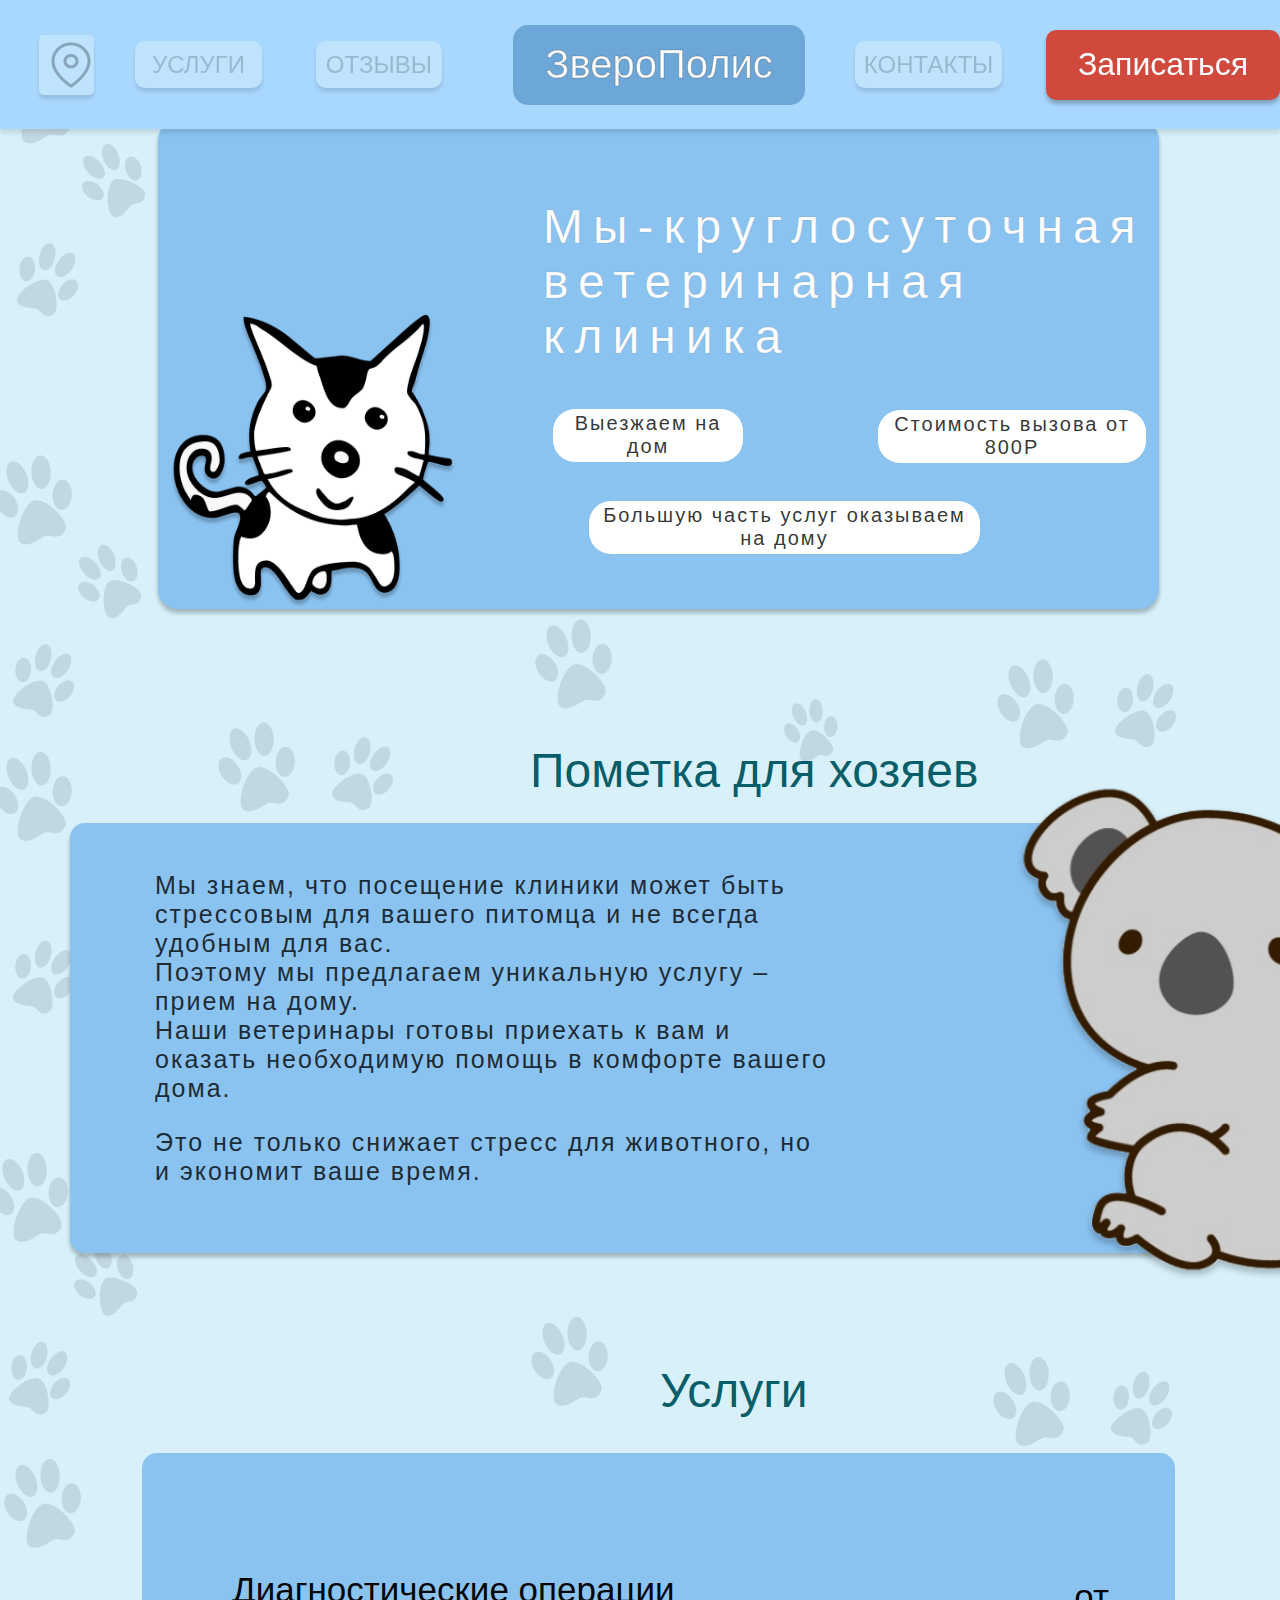
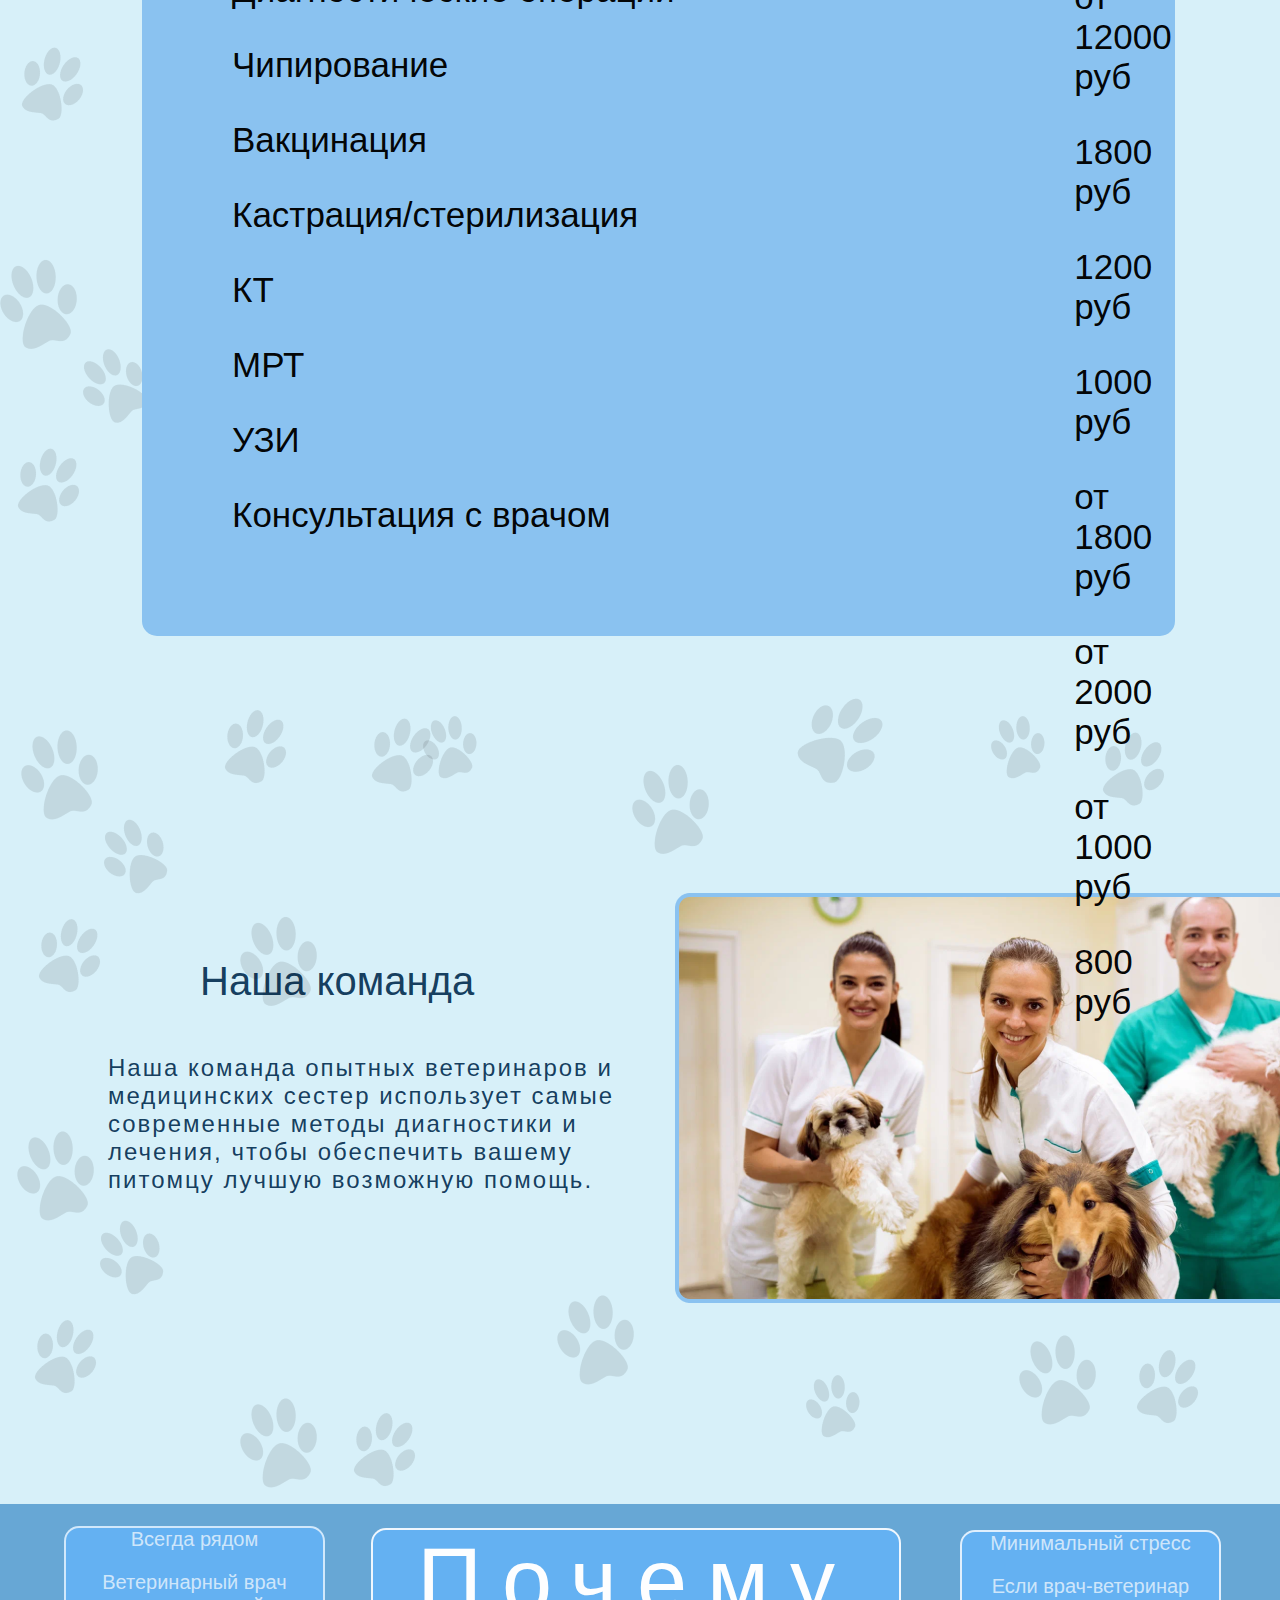
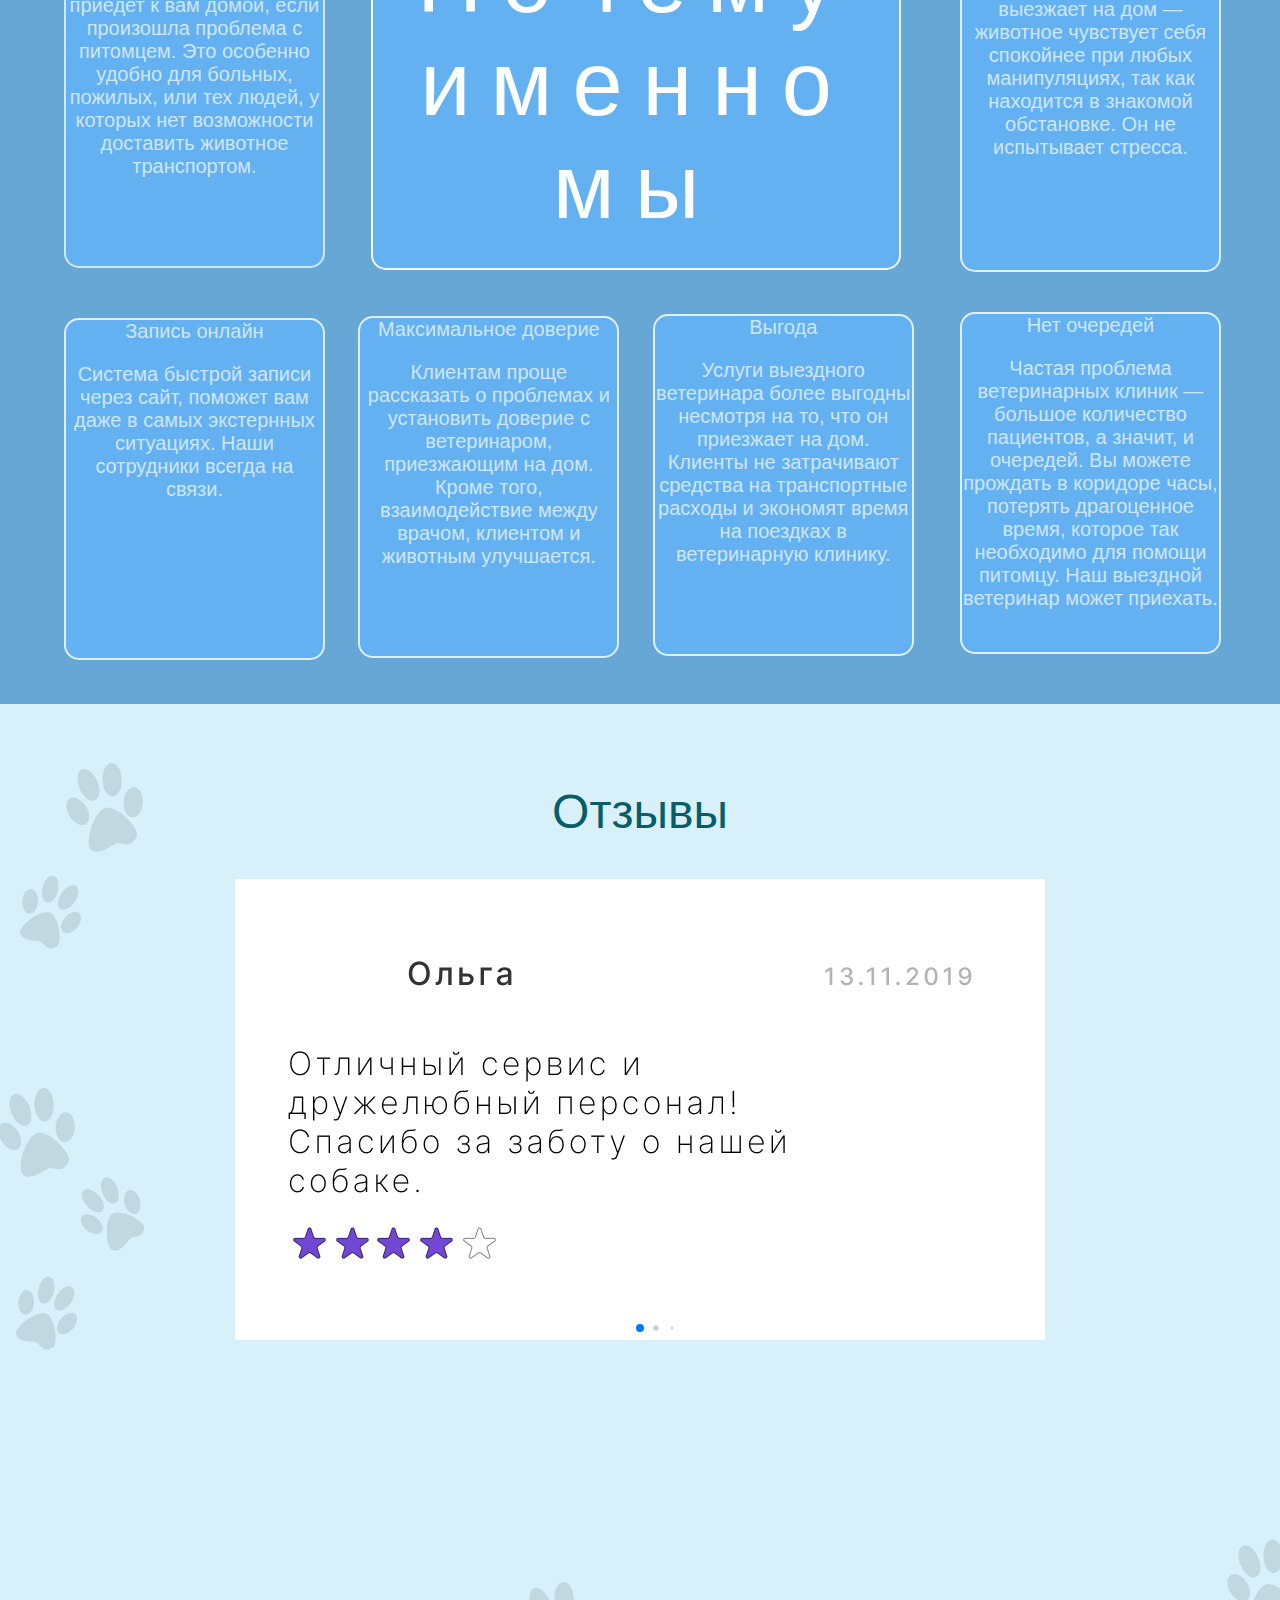
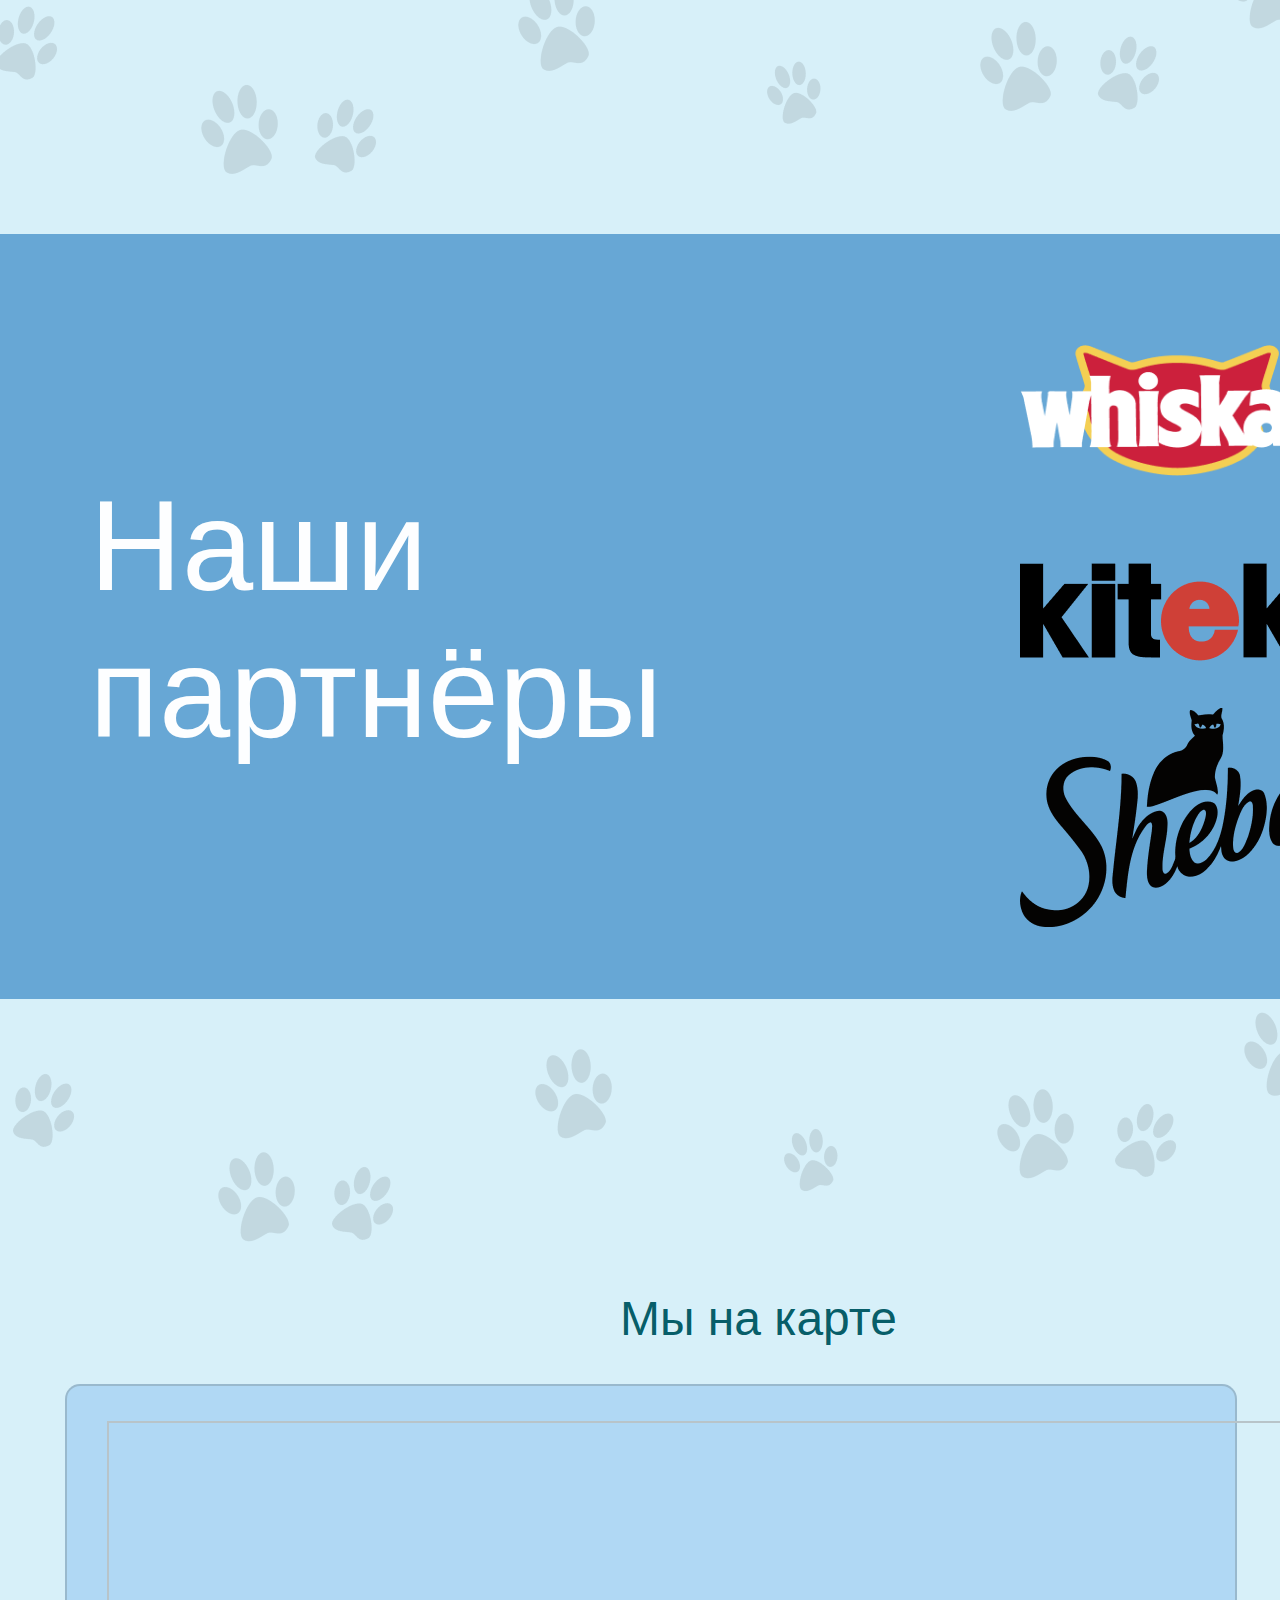
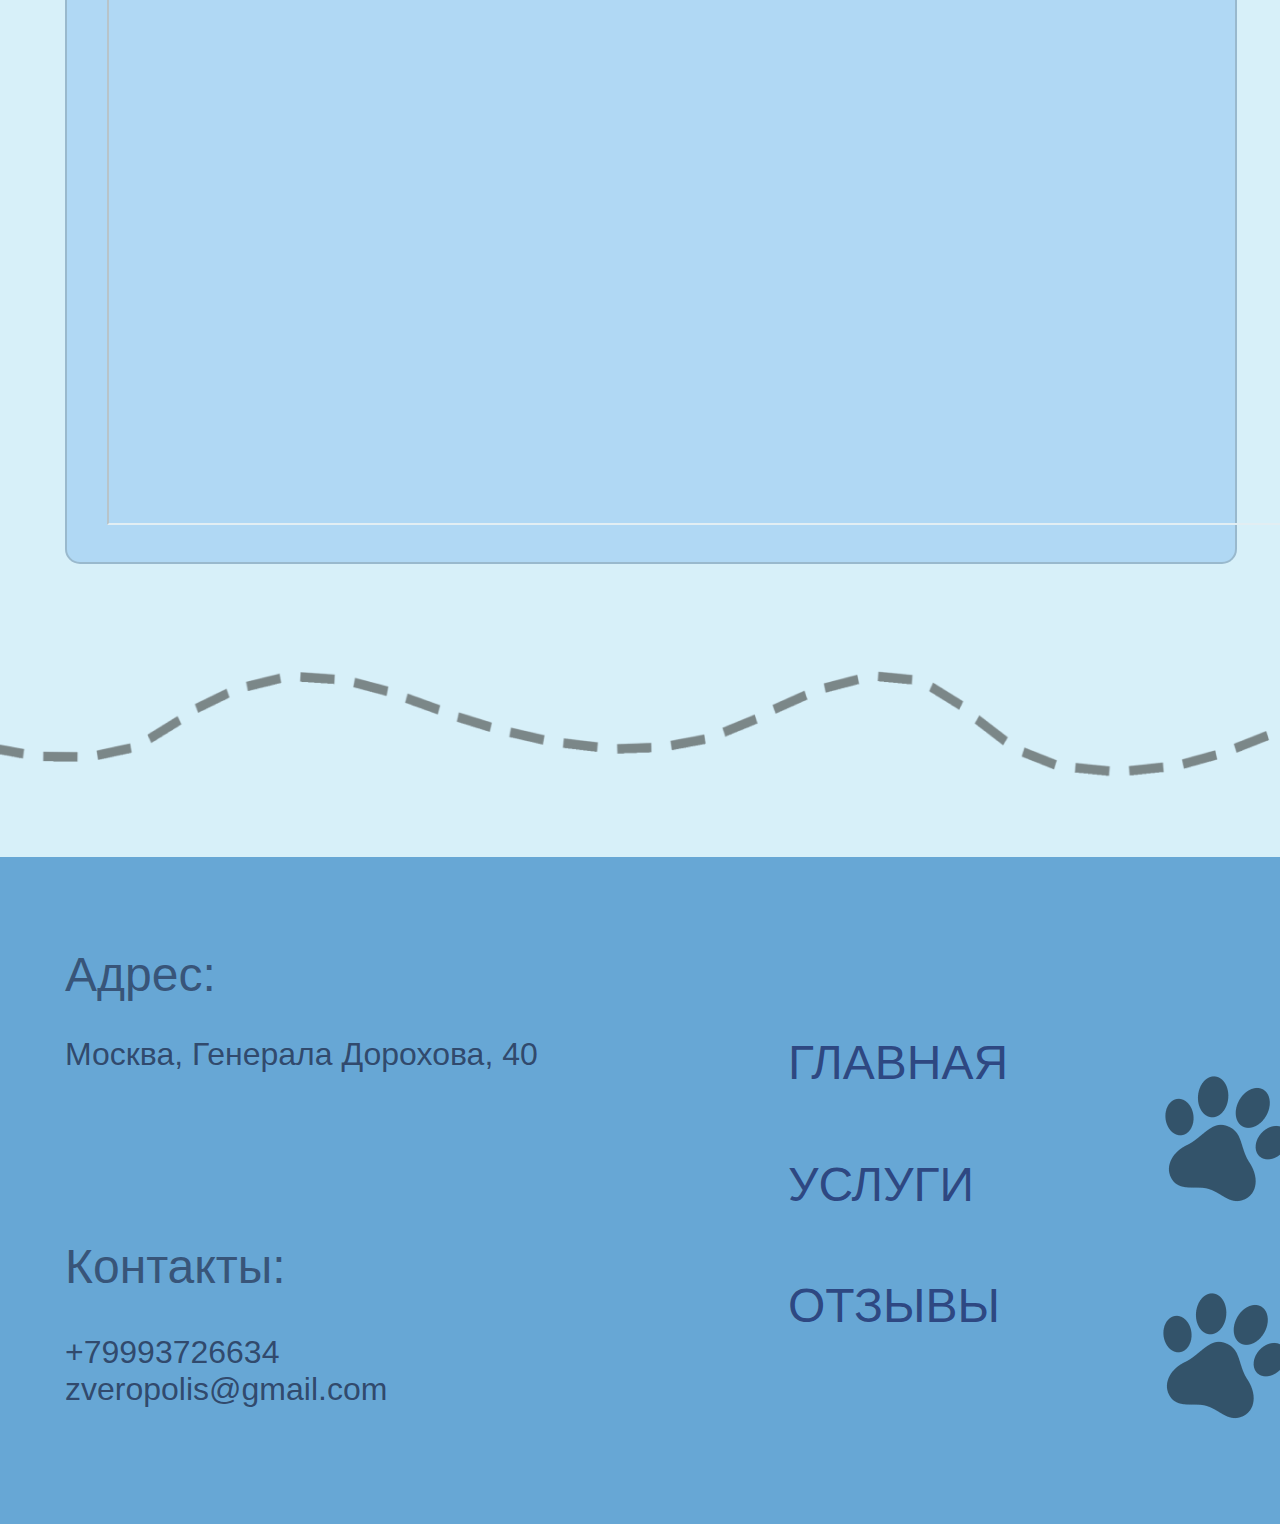
<file: index.html>
<!DOCTYPE html>
<html lang="en">
<head>
    <meta charset="UTF-8">
    <meta name="viewport" content="width=device-width, initial-scale=1.0">
    <title>ЗвероПолис</title>
    <script src="https://code.jquery.com/jquery-3.3.1.min.js"></script>
    <link rel="stylesheet" href="style.css">
    <link rel="stylesheet" href="https://cdn.jsdelivr.net/npm/swiper@11/swiper-bundle.min.css" />
</head>
<body> 
    <header id="header">
        <div class="popup-bg">
            <div class="popup">
                <img class="close-popup" src="images/close.png" alt="">
                <form action="">    ФИО
                    <input type="text"> Номер Телефона
                    <input type="tel">
                    <input value="Отправить заявку" type="submit">
                </form>
            </div>
       </div>
        <div class="cap">
            <div class="button_map" href="#map" onclick="slowScroll('#map')" > <img class="img_map" src="images/map.png" /> </div>
            <dig class="button_uslugi" href="#uslugi_text" onclick="slowScroll('#uslugi_text')">УСЛУГИ</dig>
            <div class="button_otzuv" href="#otzuv" onclick="slowScroll('#otzuv')">ОТЗЫВЫ</div>
            <div class="name">ЗвероПолис</div>
            <div class="button_kontakt" href="#footer" onclick="slowScroll('#footer')" >КОНТАКТЫ</div>
            <div href="#" class="open-popup" >Записаться</div>
        </div>
    </header>
    <main>
        <div class="frame_1">
            <img class="laps1" src="images/laps1.png" />
            <div class="info">
                <img  class="img_cat" src="images/cat.png" />
                <div class="info_text">Мы-круглосуточная ветеринарная клиника</div>
                <div class="knop_1">Выезжаем на дом</div>
                <div class="knop_2">Стоимость вызова от 800Р</div>
                <div class="knop_3">Большую часть услуг оказываем на дому</div>
            </div>
        </div>
        <div class="frame_2">
            <img class="laps2" src="images/laps2.png" />
            <div class="pometka">Пометка для хозяев</div>
            <div class="pometka_info">
                <img class="img_coala" src="images/coala.png" />
                <div class="pometka_text">Мы знаем, что посещение клиники может быть стрессовым для вашего питомца и не всегда удобным для вас.
                    <br> 
                    Поэтому мы предлагаем уникальную услугу – прием на дому.
                    <br> 
                    Наши ветеринары готовы приехать к вам и оказать необходимую помощь в комфорте вашего дома.
                    <p>
                    Это не только снижает стресс для животного, но и экономит ваше время.</p></div>
            </div>
        </div>
        <div class="frame_3">
            <img class="laps3" src="images/laps3.png" />
            <div class="uslugi" id="uslugi">Услуги</div>
            <div class="uslugi_info">
                <div class="uslugi_text" id="uslugi_text">
                    <ul>Диагностические операции</ul>
                    <ul>Чипирование</ul>
                    <ul>Вакцинация</ul>
                    <ul>Кастрация/стерилизация</ul>
                    <ul>КТ</ul>
                    <ul>МРТ</ul>
                    <ul>УЗИ</ul>
                    <ul>Консультация с врачом</ul>
                </div>
                <div class="price"> 
                    <ul>от 12000 руб</ul>
                    <ul>1800 руб</ul>
                    <ul>1200 руб</ul>
                    <ul>1000 руб</ul>
                    <ul>от 1800 руб</ul>
                    <ul>от 2000 руб</ul>
                    <ul>от 1000 руб</ul>
                    <ul>800 руб</ul>
                </div>
            </div>
        </div>
        <div class="frame_4">
            <img class="laps4" src="images/laps4.png" />
            <img class="img_diploma" src="images/diploma.png" />
            <div class="diploma">
                <div class="zag">Наша команда </div>
                <div class="komanda">Наша команда опытных ветеринаров и медицинских сестер использует
                     самые современные методы диагностики и лечения, чтобы обеспечить вашему питомцу лучшую возможную помощь.</div>
            </div>
        </div>
        <div class="frame_5">
            <img class="laps6" src="images/laps6.png" />
            <div class="top_1">Всегда рядом<p>Ветеринарный врач приедет к вам домой, если произошла проблема с питомцем. 
                Это особенно удобно для больных, пожилых, или тех людей, у которых нет возможности доставить животное транспортом.</p></div>
            <div class="top">Почему именно мы</div>
            <div class="top_2">Минимальный стресс<p>Если врач-ветеринар выезжает на 
                дом ― животное чувствует себя спокойнее при любых манипуляциях, так как находится в знакомой обстановке. Он не испытывает стресса.</p></div>
            <div class="top_3">Нет очередей<p>Частая проблема ветеринарных клиник ― большое количество пациентов, а значит, и очередей. Вы можете прождать 
                в коридоре часы, потерять драгоценное время, которое так необходимо для помощи питомцу. Наш выездной ветеринар может приехать.</p></div>
            <div class="top_4">Выгода<p>Услуги выездного ветеринара более выгодны несмотря на то, что он приезжает на дом.
                 Клиенты не затрачивают средства на транспортные расходы и экономят время на поездках в ветеринарную клинику.</p></div>
            <div class="top_5">Максимальное доверие<p>Клиентам проще рассказать о проблемах и 
                установить доверие с ветеринаром, приезжающим на дом. Кроме того, взаимодействие между врачом, клиентом и животным улучшается.</p></div>
            <div class="top_6">Запись онлайн<p>Система быстрой записи через сайт, поможет вам даже в 
                самых экстернных ситуациях. Наши сотрудники всегда на связи.</p></div>
        </div>
        <div class="frame_6">
            <div class="otzuv" id="otzuv">Отзывы</div>
            <div class="swiper mySwiper">
                <div class="swiper-wrapper" id="swiper-wrapper">
                  <div class="swiper-slide"><img src="images/Group1.png"/></div>
                  <div class="swiper-slide"><img src="images/Group2.png"/></div>
                  <div class="swiper-slide"><img src="images/Group3.png"/></div>
                  <div class="swiper-slide"><img src="images/Group4.png"/></div>
                  <div class="swiper-slide"><img src="images/Group5.png"/></div>
                  <div class="swiper-slide"><img src="images/Group6.png"/></div>
                  <div class="swiper-slide"><img src="images/Group7.png"/></div>
                  <div class="swiper-slide"><img src="images/Group8.png"/></div>
                </div>
                <div class="swiper-pagination"></div>
              </div>
        </div>
        <div class="frame_7">
            <img class="laps5" src="images/laps5.png" />
            <div class="us">Наши партнёры</div>
            <img class="whiskas" src="images/whiskas.png" />
            <img class="sheba" src="images/sheba.png" />
            <img class="kitekat" src="images/kitekat.png" />
        </div>
        <div class="frame_8" >
            <div class="karta">Мы на карте</div>
            <div class="map" id="map">
                <iframe class="mapka" src="https://yandex.ru/map-widget/v1/?um=constructor%3A0f6be918ea147db3ca3c56314cfae0d108dd436e368ff8fe5d21af0be7a208eb&amp;source=constructor" 
                ></iframe>
            </div>
            <img class="lain" src="images/lain.png " />
        </div>
    </main>

    <footer id="footer">
        <div class="end">
            <img class="lapki" src="images/lapki.png" />
            <div class="addres">Адрес:</div>
            <div class="ad">Москва, Генерала Дорохова, 40</div>
            <div class="kontakt">Контакты:</div>
            <div class="kon">+79993726634 zveropolis@gmail.com</div>
            <div class="button_1" href="#header" onclick="slowScroll('#header')" >ГЛАВНАЯ</div>
            <div class="button_2" href="#uslugi" onclick="slowScroll('#uslugi')">УСЛУГИ</div>
            <div class="button_3" href="#otzuv" onclick="slowScroll('#otzuv')">ОТЗЫВЫ</div>
        </div>
    </footer>

    <script src="https://cdn.jsdelivr.net/npm/swiper@11/swiper-bundle.min.js"></script>

  <!-- Initialize Swiper -->
  <script>
    var swiper = new Swiper(".mySwiper", {
      pagination: {
        el: ".swiper-pagination",
        dynamicBullets: true,
      },
    });
  </script>
  


  <script>
    type="text/javascript"
    function slowScroll(id) { 
        var offset = 0;
        $('html, body').animate({ 
                scrollTop: $(id).offset().top - offset 
        }, 1000);
        return false; 
    } 
  </script>


    <script>
        $('.open-popup').click(function(e) {
            e.preventDefault();
            $('.popup-bg').fadeIn(700);
            $('html').addClass('no-scroll');
        });
        
        $('.close-popup').click(function() {
            $('.popup-bg').fadeOut(700);
            $('html').removeClass('no-scroll');
        });
    </script>


</body>





</html>
</file>
<file: style.css>
@font-face {
    font-family: 'Roboto_Mono';
    src: url(/fonts/Roboto_Mono/RobotoMono-Italic-VariableFont_wght.ttf);
}


body{
    font-family: "Roboto_Mono";
    
}
header {  
    background-color: white;  
    position: fixed;  
    top: 0%;  
    z-index: 100;  
    width: 100%; 
}
.cap{
    background-color: #A9D8FF;
    width: 100%;
    height: 129px; 
    display: flex;
    align-items: center;
    box-shadow: 0px 4px 4px rgba(0, 0, 0, .10);
}
.button_map{
    background-color: #D7F0F9;
    box-shadow: 0px 4px 4px rgba(0, 0, 0, .25);
    opacity: 0.49;
    width: 4.32%;
    height: 60px;
    margin-left: 39px;
    border-radius: 5px;
}
.button_map:hover{
    background-color: #a0c8d7;
    box-shadow: 0px 4px 4px rgba(0, 0, 0, .25);
    opacity: 0.49;
    width: 4.32%;
    height: 60px;
    margin-left: 39px;
    border-radius: 5px;
}
.img_map{
    margin-left: 8px;
    margin-top: 7px;
    opacity: 0.60;
}
.button_uslugi{
    background-color: #D7F0F9;
    box-shadow: 0px 4px 4px rgba(0, 0, 0, .25);
    opacity: 0.49;
    width: 10%;
    height: 47px;
    margin-left: 41px;
    border-radius: 10px;
    text-align: center;
    font-size: 24px;
    color: rgba(0, 0, 0, .37);
    vertical-align: bottom;
    display: flex;
    justify-content: center;
    align-items: center;
}
.button_uslugi:hover{
    background-color: #a0c8d7;
    box-shadow: 0px 4px 4px rgba(0, 0, 0, .25);
    opacity: 0.49;
    width: 10%;
    height: 47px;
    margin-left: 41px;
    border-radius: 10px;
    text-align: center;
    font-size: 24px;
    color: rgba(0, 0, 0, .37);
    vertical-align: bottom;
    display: flex;
    justify-content: center;
    align-items: center;
}
.button_otzuv{
    background-color: #D7F0F9;
    box-shadow: 0px 4px 4px rgba(0, 0, 0, .25);
    opacity: 0.49;
    width: 10%;
    height: 47px;
    margin-left: 54px;
    border-radius: 10px;
    text-align: center;
    font-size: 24px;
    color: rgba(0, 0, 0, .37);
    vertical-align: bottom;
    display: flex;
    justify-content: center;
    align-items: center;
}
.button_otzuv:hover{
    background-color: #a0c8d7;
    box-shadow: 0px 4px 4px rgba(0, 0, 0, .25);
    opacity: 0.49;
    width: 10%;
    height: 47px;
    margin-left: 54px;
    border-radius: 10px;
    text-align: center;
    font-size: 24px;
    color: rgba(0, 0, 0, .37);
    vertical-align: bottom;
    display: flex;
    justify-content: center;
    align-items: center;
}
.name{
    background-color: #6DA7D7;
    width: 23.11%;
    height: 80px;
    margin-left: 71px;
    border-radius: 15px;
    text-align: center;
    font-size: 40px;
    color:rgb(255, 255, 255);
    vertical-align: bottom;
    display: flex;
    justify-content: center;
    align-items: center;
    -webkit-text-stroke: 1px rgba(0, 0, 0, .20);
}
.button_kontakt{
    background-color: #D7F0F9;
    box-shadow: 0px 4px 4px rgba(0, 0, 0, .25);
    opacity: 0.49;
    width: 11.62%;
    height: 47px;
    margin-left: 50px;
    border-radius: 10px;
    text-align: center;
    font-size: 24px;
    color: rgba(0, 0, 0, .37);
    vertical-align: bottom;
    display: flex;
    justify-content: center;
    align-items: center;
}
.button_kontakt:hover{
    background-color: #a0c8d7;
    box-shadow: 0px 4px 4px rgba(0, 0, 0, .25);
    opacity: 0.49;
    width: 11.62%;
    height: 47px;
    margin-left: 50px;
    border-radius: 10px;
    text-align: center;
    font-size: 24px;
    color: rgba(0, 0, 0, .37);
    vertical-align: bottom;
    display: flex;
    justify-content: center;
    align-items: center;
}
.button_zapis{
    background-color: #D1483C;
    box-shadow: 0px 4px 4px rgba(0, 0, 0, .25);
    width: 18.51%;
    height: 70px;
    margin-left: 44px;
    border-radius: 10px;
    text-align: center;
    font-size: 32px;
    color:rgba(255, 255, 255);
    vertical-align: bottom;
    display: flex;
    justify-content: center;
    align-items: center;
}
.frame_1{
    background-color: #D7F0F9;
    width: 100%;
    height: 741px; 
    z-index: 1;   
}
.info{
    background-color: #8AC2F0;
    box-shadow: 0px 4px 4px rgba(0, 0, 0, .25);
    width: 78.24%;
    height: 489px;
    margin-left: 158px;
    border-radius: 20px;
    position: relative;
    top: -98%;
}
.laps{
    position: relative;
    top: -15%;
}
.info_text{
    font-size: 48px;
    color:rgba(255, 255, 255);
    margin-top:-430px;
    margin-left: 385px;
    -webkit-text-stroke: 1px rgba(0, 0, 0, .10);
    letter-spacing: 10px;
}
.knop_1{
    background-color: #FFFFFF;
    width: 18.99%;
    height: 53px;
    margin-left: 395px;
    margin-top: 45px;
    border-radius: 22px;
    text-align: center;
    font-size: 20px;
    color:rgba(0, 0, 0, .8);
    vertical-align: bottom;
    display: flex;
    justify-content: center;
    align-items: center;
    letter-spacing: 2px;
}
.knop_1:hover{
    background-color: #02A4B6;
    width: 18.99%;
    height: 53px;
    margin-left: 395px;
    margin-top: 45px;
    border-radius: 22px;
    text-align: center;
    font-size: 20px;
    color:rgba(0, 0, 0, .8);
    vertical-align: bottom;
    display: flex;
    justify-content: center;
    align-items: center;
    letter-spacing: 2px;
}
.knop_2{
    background-color: #FFFFFF;
    width: 26.76%;
    height: 53px;
    margin-left: 720px;
    margin-top: -52px;
    border-radius: 22px;
    text-align: center;
    font-size: 20px;
    color:rgba(0, 0, 0, .8);
    vertical-align: bottom;
    display: flex;
    justify-content: center;
    align-items: center;
    letter-spacing: 2px;
}
.knop_2:hover{
    background-color: #02A4B6;
    width: 26.76%;
    height: 53px;
    margin-left: 720px;
    margin-top: -52px;
    border-radius: 22px;
    text-align: center;
    font-size: 20px;
    color:rgba(0, 0, 0, .8);
    vertical-align: bottom;
    display: flex;
    justify-content: center;
    align-items: center;
    letter-spacing: 2px;
}
.knop_3{
    background-color: #FFFFFF;
    width: 39.05%;
    height: 53px;
    margin-left: 431px;
    margin-top: 38px;
    border-radius: 22px;
    text-align: center;
    font-size: 20px;
    color:rgba(0, 0, 0, .8);
    vertical-align: bottom;
    display: flex;
    justify-content: center;
    align-items: center;
    letter-spacing: 2px;
}
.knop_3:hover{
    background-color: #02A4B6;
    width: 39.05%;
    height: 53px;
    margin-left: 431px;
    margin-top: 38px;
    border-radius: 22px;
    text-align: center;
    font-size: 20px;
    color:rgba(0, 0, 0, .8);
    vertical-align: bottom;
    display: flex;
    justify-content: center;
    align-items: center;
    letter-spacing: 2px;
}
.img_cat{
    width: 31.79%;
    height: 325.81px;
    margin-top: 180px;
}
.frame_2{
    background-color: #D7F0F9;
    width: 100%;
    height: 650px;
    z-index: 100;
}
.pometka{
    font-size: 48px;
    color:rgba(1, 90, 101, .99);
    margin-left: 530px;
    margin-top: -800px;
}
.pometka_info{
    background-color: #8AC2F0;
    box-shadow: 0px 4px 4px rgba(0, 0, 0, .25);
    width: 90.81%;
    height: 430px;
    margin-left: 70px;
    margin-top: 25px;
    border-radius: 15px;
    position: relative;
    z-index: 10;
}
.pometka_text{
    font-size: 25px;
    color:rgba(0, 0, 0, .8);
    margin-left: 85px;
    margin-top: -440px;
    width: 676px;
    letter-spacing: 2px;
}
.img_coala{
    width: 700px;
    height: 550px;
    margin-left: 735px;
    margin-top: -65px;
}
.frame_3{
    background-color: #D7F0F9;
    width: 100%;
    height: 1130px;
}
.laps3{
    position: relative;
    top: 5%;
}
.uslugi{
    font-size: 48px;
    color:rgba(1, 90, 101, .99);
    margin-left: 660px;
    margin-top: -1050px;
}
.uslugi_info{
    background-color: #8AC2F0;
    width: 80.74%;
    height: 783px;
    margin-left: 142px;
    margin-top: 34px;
    border-radius: 15px;
    position: relative;
    z-index: 10;
}
.uslugi_text{
    font-size: 35px;
    color:rgba(0, 0, 0, .99);
    margin-left: 50px;
    height: 700px;
    position: relative;
    top:15%;
    line-height: 40px ;
}
.price{
    font-size: 35px;
    color:rgba(0, 0, 0, .99);
    margin-left: 944px;
    height: 700px;
    position: relative;
    top:-78%;
    left: -5%;
    line-height: 40px ;
}
.frame_4{
    background-color: #D7F0F9;
    width: 100%;
    height: 583px;
}
.laps4{
    position: relative;
    top: -42%;
    left: 1%;
}
.img_diploma{
    width: 739px;
    height: 410px;
    margin-left: 675px;
    position: relative;
    top: -335%;
}
.zag{
    font-size: 40px;
    margin-left: 160px;
    color:rgba(10, 52, 86, .95);
    margin-top: -2300px;
    margin-left: 200px;
}
.komanda{
    font-size: 24px;
    color:rgba(10, 52, 86, .95);
    margin-left: 108px;
    width: 545px;
    margin-top: 50px;
    letter-spacing: 2px;
}
.frame_5{
    background-color: #67A7D5;
    box-shadow: 0px 4px 4px rgba(0, 0, 0, .25);
    width: 100%;
    height: 800px;
}
.laps6{
    position: relative;
    top: 120%;
}
.top_1{
    height: 338px;
    width: 20.07%;
    background-color: #64B1F2;
    position: relative;
    top:-60%;
    left: 5%;
    text-align: center;
    font-size: 20px;
    color:rgba(255, 255, 255, .7);
    border-radius: 15px;
    border: 2px solid rgba(255, 255, 255, .7);
    
}
.top_1:hover{
    height: 338px;
    width: 20.07%;
    background-color: #ACD7FB;
    position: relative;
    top:-60%;
    left: 5%;
    text-align: center;
    font-size: 20px;
    color:rgba(0, 0, 0, .6);
    border-radius: 15px;
    border: 2px solid rgba(255, 255, 255, .7);
}
.top{
    height: 338px;
    width: 41.08%;
    background-color: #64B1F2;
    position: relative;
    top: -102.5%;
    left: 29%;
    text-align: center;
    font-size: 90px;
    color:rgba(255, 255, 255, .99);
    border-radius: 15px;
    border: 2px solid rgba(255, 255, 255, .9);
    letter-spacing: 20px;
}
.top_2{
    height: 338px;
    width: 20.07%;
    background-color: #64B1F2;
    position: relative;
    top:-145%;
    left: 75%;
    text-align: center;
    font-size: 20px;
    color:rgba(255, 255, 255, .7);
    border-radius: 15px;
    border: 2px solid rgba(255, 255, 255, .8);
}
.top_2:hover{
    height: 338px;
    width: 20.07%;
    background-color: #ACD7FB;
    position: relative;
    top:-145%;
    left: 75%;
    text-align: center;
    font-size: 20px;
    color:rgba(0, 0, 0, .6);
    border-radius: 15px;
    border: 2px solid rgba(255, 255, 255, .8);
}
.top_3{
    height: 338px;
    width: 20.07%;
    background-color: #64B1F2;
    position: relative;
    top:-140%;
    left: 75%;
    text-align: center;
    font-size: 20px;
    color:rgba(255, 255, 255, .7);
    border-radius: 15px;
    border: 2px solid rgba(255, 255, 255, .8);
}
.top_3:hover{
    height: 338px;
    width: 20.07%;
    background-color: #ACD7FB;
    position: relative;
    top:-140%;
    left: 75%;
    text-align: center;
    font-size: 20px;
    color:rgba(0, 0, 0, .6);
    border-radius: 15px;
    border: 2px solid rgba(255, 255, 255, .8);
}
.top_4{
    height: 338px;
    width: 20.07%;
    background-color: #64B1F2;
    position: relative;
    top:-182.5%;
    left: 51%;
    text-align: center;
    font-size: 20px;
    color:rgba(255, 255, 255, .7);
    border-radius: 15px;
    border: 2px solid rgba(255, 255, 255, .8);
}
.top_4:hover{
    height: 338px;
    width: 20.07%;
    background-color: #ACD7FB;
    position: relative;
    top:-182.5%;
    left: 51%;
    text-align: center;
    font-size: 20px;
    color:rgba(0, 0, 0, .6);
    border-radius: 15px;
    border: 2px solid rgba(255, 255, 255, .8);
}
.top_5{
    height: 338px;
    width: 20.07%;
    background-color: #64B1F2;
    position: relative;
    top:-225%;
    left: 28%;
    text-align: center;
    font-size: 20px;
    color:rgba(255, 255, 255, .7);
    border-radius: 15px;
    border: 2px solid rgba(255, 255, 255, .8);
}
.top_5:hover{
    height: 338px;
    width: 20.07%;
    background-color: #ACD7FB;
    position: relative;
    top:-225%;
    left: 28%;
    text-align: center;
    font-size: 20px;
    color:rgba(0, 0, 0, .6);
    border-radius: 15px;
    border: 2px solid rgba(255, 255, 255, .8);
}
.top_6{
    height: 338px;
    width: 20.07%;
    background-color: #64B1F2;
    position: relative;
    top:-267.5%;
    left: 5%;
    text-align: center;
    font-size: 20px;
    color:rgba(255, 255, 255, .7);
    border-radius: 15px;
    border: 2px solid rgba(255, 255, 255, .8);
}
.top_6:hover{
    height: 338px;
    width: 20.07%;
    background-color: #ACD7FB;
    position: relative;
    top:-267.5%;
    left: 5%;
    text-align: center;
    font-size: 20px;
    color:rgba(0, 0, 0, .6);
    border-radius: 15px;
    border: 2px solid rgba(255, 255, 255, .8);
}
.frame_6{
    display: flex;
    flex-direction: column;
    align-items: center;
    background-color: #D7F0F9;
    width: 100%;
    height: 1130px;
}
.otzuv{
    margin-bottom: 40px;
    font-size: 48px;
    color: rgba(1, 90, 101, .99);
    margin-top: 80px;

}
.frame_7{
    background-color: #67A7D5;
    width: 100%;
    height: 765px;
}
.laps5{
    position: relative;
    top: -40%;
}
.us{
    font-size: 128px;
    color:rgba(255, 255, 255, .99);
    width: 756px;
    position: relative;
    top:-145%;
    left: 7%;
}
.whiskas{
    width: 314px;
    height: 130.9px;
    margin-left: 1020px;
    position: relative;
    top:-200%;
}
.kitekat{
    margin-left: 1020px;
    position: relative;
    top:-218%;
}
.sheba{
    width: 300px;
    height: 219px;
    margin-left: 1020px;
    position: relative;
    top:-170%;
}
.frame_8{
    background-color: #D7F0F9;
    width: 100%;
    height: 1458px;
}
.karta{
    font-size: 48px;
    color:rgba(1, 90, 101, .99);
    margin-left: 620px;
    position: relative;
    top:20%;
}
.map{
    background-color: #8AC2F0;
    opacity: 0.50;
    width: 91.22%;
    height: 776px;
    margin-left: 65px;
    border-radius: 15px;
    margin-top: 330px;
    border: 2px solid rgba(0, 0, 0, .32)
}
.mapka{
    width: 1300px;
    height: 700px;
    margin-left: 40px; 
    margin-top: 35px;
}
.lain{
    width: 100%;
    height: 168px;
    margin-top: 78px;
    position: relative;
    top: 0%;
}
.end{
    background-color: #67A7D5;
    width: 100%;
    height: 667px; 
    position: relative;
    
}
.lapki{
    width: 369.21px;
    height: 530.85px;
    margin-left: 1111px;
    margin-top: 90px; 
}
.addres{
    font-size: 48px;
    color:rgba(35, 48, 80, .7);
    margin-left: 65px;
    position: relative;
    top:-80%;
}
.ad{
    font-size: 32px;
    color:rgba(35, 48, 80, .8);
    margin-left: 65px;
    position: relative;
    top:-75%;
}
.kontakt{
    font-size: 48px;
    color:rgba(35, 48, 80, .7);
    margin-left: 65px;
    position: relative;
    top:-50%;
}
.kon{
    font-size: 32px;
    color:rgba(35, 48, 80, .8);
    margin-left: 65px;
    position: relative;
    top:-44%;
    width: 353px;
}
.button_1{
    font-size: 48px;
    color:rgba(45, 69, 128, .99);
    margin-left: 788px;
    position: relative;
    top:-100%;
}
.button_1:hover{
    font-size: 48px;
    color:rgba(0, 0, 0, .77);
    margin-left: 788px;
    position: relative;
    top:-100%;
}
.button_2{
    font-size: 48px;
    color:rgba(45, 69, 128, .99);
    margin-left: 788px;
    position: relative;
    top:-90%;
}
.button_2:hover{
    font-size: 48px;
    color:rgba(0, 0, 0, .77);
    margin-left: 788px;
    position: relative;
    top:-90%;
}
.button_3{
    font-size: 48px;
    color:rgba(45, 69, 128, .99);
    margin-left: 788px;
    position: relative;
    top:-80%;
}
.button_3:hover{
    font-size: 48px;
    color:rgba(0, 0, 0, .77);
    margin-left: 788px;
    position: relative;
    top:-80%;
}

html,
    body {
      position: relative;
      height: 100%;
    }

    body {
      /* background: #eee; */
      font-family: Helvetica Neue, Helvetica, Arial, sans-serif;
      font-size: 14px;
      color: #000;
      margin: 0;
      padding: 0;
    }

    .swiper {
        max-width: 810px;
        max-height: 461px;
      width: 100%;
      height: 100%;
    }

    .swiper-slide {
      text-align: center;
      font-size: 18px;
      background: #fff;
      display: flex;
      justify-content: center;
      align-items: center;
    }

    .swiper-slide img {
      display: block;

      min-width: 810px;
      width: 100%;
      height: 100%;
      object-fit: cover;
    }



    .popup-bg {
        z-index: 900;
        position: fixed;
        top: 0;
        left: 0;
        width: 100%;
        height: 100%;
        background: rgba(0,0,0,0.5);
        display: none;
    }
    
    .popup {
        position: absolute;
        background: #ffffff;
        width: 400px;
        left: 50%;
        top: 50%;
        transform: translate(-50%, -50%);
        padding: 30px;
        padding-top: 60px;
        border: 7px solid #8390d1;
        border-radius: 8px;
    }
    
    .popup form {
        display: flex;
        flex-direction: column;
    }
    
    .popup form input {
        margin-bottom: 30px;
        height: 50px;
        font-size: 20px;
        border: 5px solid #8390d1;
        border-radius: 10px;
        background-color: #FFFFFF;
    }
    
    .popup form input[type="submit"] {
        background: #8390d1;
        color: #ffffff;
        font-size: 24px;
    }
    
    .close-popup {
        position: absolute;
        top: 10px;
        right: 10px;
        cursor: pointer;
        height: 30px;
        width: 30px;
    }
    
    .no-scroll {
        overflow-y: hidden;
    }
    
    a:link { text-decoration: none; }
    a:visited { text-decoration: none; }
    a:hover { text-decoration: none; }
    a:active { text-decoration: none; }


    .open-popup{
        background-color: #D1483C;
        box-shadow: 0px 4px 4px rgba(0, 0, 0, .25);
        width: 18.51%;
        height: 70px;
        margin-left: 44px;
        border-radius: 10px;
        text-align: center;
        font-size: 32px;
        color:rgba(255, 255, 255);
        vertical-align: bottom;
        display: flex;
        justify-content: center;
        align-items: center;
    }
    
    .open-popup:hover{
        background-color: #9f382f;
        box-shadow: 0px 4px 4px rgba(0, 0, 0, .25);
        width: 18.51%;
        height: 70px;
        margin-left: 44px;
        border-radius: 10px;
        text-align: center;
        font-size: 32px;
        color:rgba(255, 255, 255);
        vertical-align: bottom;
        display: flex;
        justify-content: center;
        align-items: center;
    }
</file>
